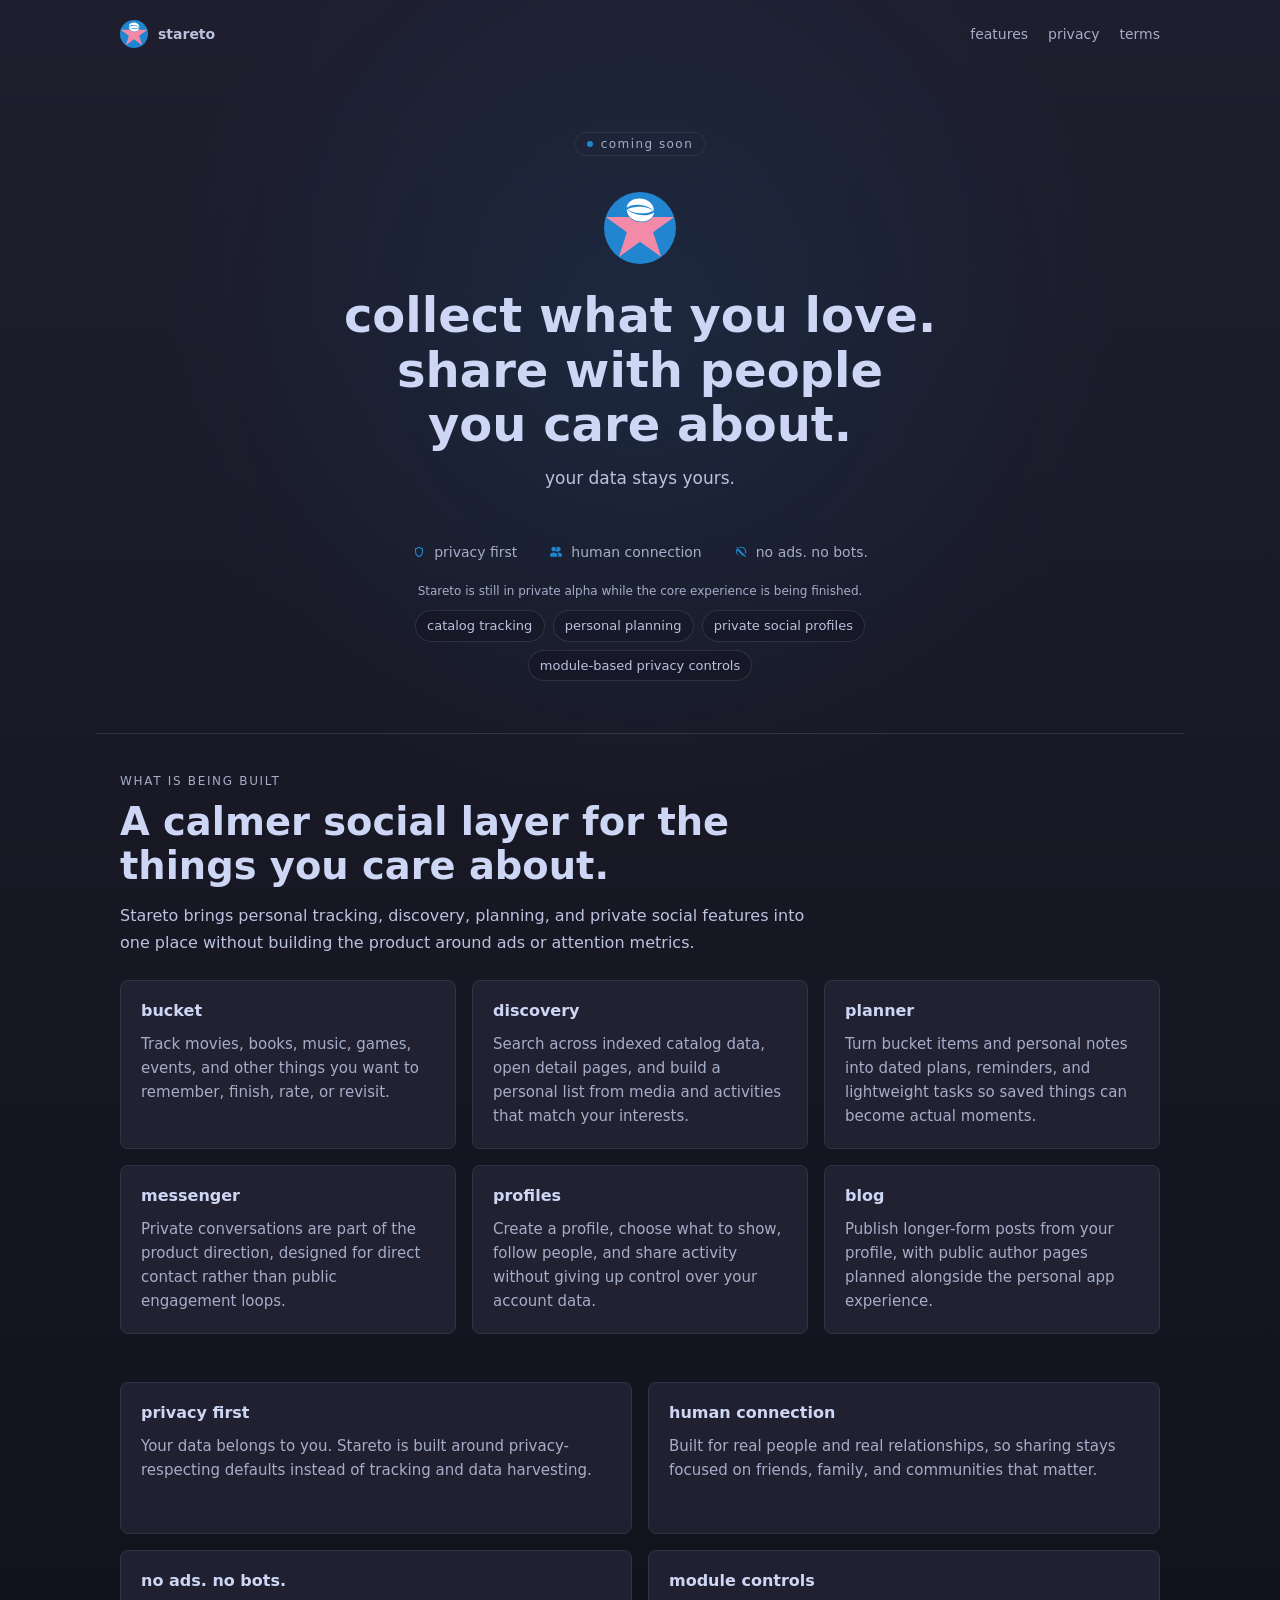
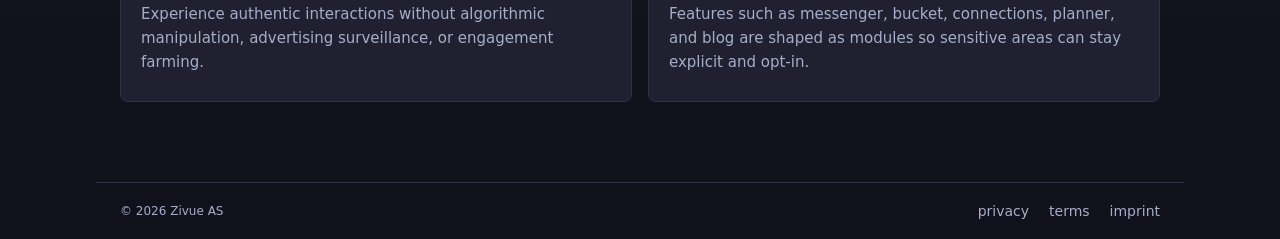
<file: docs/index.html>
<!DOCTYPE html>
<html lang="en">
<head>
  <meta charset="UTF-8">
  <meta name="viewport" content="width=device-width, initial-scale=1.0">
  <title>Stareto - privacy-first social collecting</title>
  <meta name="description" content="Stareto is the social platform that puts you first. No ads, no bots, no surveillance - just authentic connections in a privacy-respecting community.">
  <meta name="author" content="Zivue AS">
  <meta name="theme-color" content="#11111b">

  <link rel="canonical" href="https://stareto.com/">

  <meta property="og:type" content="website">
  <meta property="og:site_name" content="Stareto">
  <meta property="og:title" content="Stareto - privacy-first social collecting">
  <meta property="og:description" content="Collect what you love. Share with people you care about. Your data stays yours.">
  <meta property="og:url" content="https://stareto.com/">
  <meta property="og:image" content="https://stareto.com/logo.svg">

  <meta name="twitter:card" content="summary">
  <meta name="twitter:title" content="Stareto - privacy-first social collecting">
  <meta name="twitter:description" content="Collect what you love. Share with people you care about. Your data stays yours.">
  <meta name="twitter:image" content="https://stareto.com/logo.svg">

  <link rel="icon" type="image/svg+xml" href="/favicon.svg">
  <link rel="icon" type="image/png" sizes="32x32" href="/favicon-32.png">
  <link rel="icon" type="image/png" sizes="192x192" href="/favicon-192.png">
  <link rel="icon" href="/favicon.ico">
  <link rel="apple-touch-icon" href="/apple-touch-icon.png">

  <script type="application/ld+json">
  {
    "@context": "https://schema.org",
    "@type": "SoftwareApplication",
    "name": "Stareto",
    "url": "https://stareto.com",
    "description": "A privacy-first social platform for collecting what you love and sharing with people you care about.",
    "applicationCategory": "SocialNetworkingApplication",
    "operatingSystem": "Web, iOS, Android",
    "author": {
      "@type": "Organization",
      "name": "Zivue AS",
      "url": "https://zivue.com"
    }
  }
  </script>

  <link rel="stylesheet" href="assets/css/style.css">
</head>
<body>
  <div class="page">
    <header class="site-header" aria-label="Site header">
      <a class="brand" href="/" aria-label="Stareto home">
        <img src="assets/images/logo.svg" alt="" width="28" height="28">
        <span>stareto</span>
      </a>
      <nav class="nav" aria-label="Primary navigation">
        <a href="#features">features</a>
        <a href="/privacy">privacy</a>
        <a href="/terms">terms</a>
      </nav>
    </header>

    <main>
      <section class="hero" aria-labelledby="hero-title">
        <p class="status"><span aria-hidden="true"></span>coming soon</p>
        <img class="hero-logo" src="assets/images/logo.svg" alt="" width="72" height="72">
        <h1 id="hero-title">collect what you love. share with people you care about.</h1>
        <p class="subtitle">your data stays yours.</p>
        <div class="feature-pills" aria-label="Core promises">
          <span>
            <svg aria-hidden="true" viewBox="0 0 24 24"><path d="M12 3 5 6v5c0 4.6 2.9 8.8 7 10 4.1-1.2 7-5.4 7-10V6l-7-3Zm0 2.2 5 2.1V11c0 3.4-2 6.6-5 7.7-3-1.1-5-4.3-5-7.7V7.3l5-2.1Z"/></svg>
            privacy first
          </span>
          <span>
            <svg aria-hidden="true" viewBox="0 0 24 24"><path d="M16 11a4 4 0 1 0-3.2-6.4A5 5 0 0 1 13 6a5 5 0 0 1-2 4 4 4 0 0 0 5 1Zm-8 0a4 4 0 1 0 0-8 4 4 0 0 0 0 8Zm0 2c-3.3 0-6 1.7-6 3.8V20h12v-3.2C14 14.7 11.3 13 8 13Zm8 0c-.7 0-1.4.1-2 .3 1.2.9 2 2.1 2 3.5V20h6v-3.2c0-2.1-2.7-3.8-6-3.8Z"/></svg>
            human connection
          </span>
          <span>
            <svg aria-hidden="true" viewBox="0 0 24 24"><path d="m4.9 3.5 15.6 15.6-1.4 1.4-2.7-2.7A9 9 0 0 1 3 12a8.9 8.9 0 0 1 4.2-7.6L3.5 4.9l1.4-1.4ZM12 3a9 9 0 0 1 8.4 12.2l-1.6-1.6A7 7 0 0 0 9.6 5.2L8.1 3.7A9 9 0 0 1 12 3Zm-7 9a7 7 0 0 0 9.9 6.4L5.6 9.1A7 7 0 0 0 5 12Z"/></svg>
            no ads. no bots.
          </span>
        </div>
        <p class="alpha-note">Stareto is still in private alpha while the core experience is being finished.</p>
        <div class="hero-summary" aria-label="Feature summary">
          <span>catalog tracking</span>
          <span>personal planning</span>
          <span>private social profiles</span>
          <span>module-based privacy controls</span>
        </div>
      </section>

      <section id="features" class="section-intro" aria-labelledby="features-title">
        <p class="eyebrow">what is being built</p>
        <h2 id="features-title">A calmer social layer for the things you care about.</h2>
        <p>Stareto brings personal tracking, discovery, planning, and private social features into one place without building the product around ads or attention metrics.</p>
      </section>

      <section class="features" aria-label="Core features">
        <article>
          <h2>bucket</h2>
          <p>Track movies, books, music, games, events, and other things you want to remember, finish, rate, or revisit.</p>
        </article>
        <article>
          <h2>discovery</h2>
          <p>Search across indexed catalog data, open detail pages, and build a personal list from media and activities that match your interests.</p>
        </article>
        <article>
          <h2>planner</h2>
          <p>Turn bucket items and personal notes into dated plans, reminders, and lightweight tasks so saved things can become actual moments.</p>
        </article>
        <article>
          <h2>messenger</h2>
          <p>Private conversations are part of the product direction, designed for direct contact rather than public engagement loops.</p>
        </article>
        <article>
          <h2>profiles</h2>
          <p>Create a profile, choose what to show, follow people, and share activity without giving up control over your account data.</p>
        </article>
        <article>
          <h2>blog</h2>
          <p>Publish longer-form posts from your profile, with public author pages planned alongside the personal app experience.</p>
        </article>
      </section>

      <section class="details" aria-label="Product principles">
        <article>
          <h2>privacy first</h2>
          <p>Your data belongs to you. Stareto is built around privacy-respecting defaults instead of tracking and data harvesting.</p>
        </article>
        <article>
          <h2>human connection</h2>
          <p>Built for real people and real relationships, so sharing stays focused on friends, family, and communities that matter.</p>
        </article>
        <article>
          <h2>no ads. no bots.</h2>
          <p>Experience authentic interactions without algorithmic manipulation, advertising surveillance, or engagement farming.</p>
        </article>
        <article>
          <h2>module controls</h2>
          <p>Features such as messenger, bucket, connections, planner, and blog are shaped as modules so sensitive areas can stay explicit and opt-in.</p>
        </article>
      </section>
    </main>

    <footer class="site-footer">
      <p>&copy; 2026 Zivue AS</p>
      <nav aria-label="Legal">
        <a href="/privacy">privacy</a>
        <a href="/terms">terms</a>
        <a href="/imprint">imprint</a>
      </nav>
    </footer>
  </div>
</body>
</html>
</file>
<file: docs/assets/css/style.css>
:root {
  color-scheme: dark;
  --bg-deep: #11111b;
  --bg: #1e1e2e;
  --surface: #313244;
  --surface-soft: #242437;
  --text: #cdd6f4;
  --text-secondary: #bac2de;
  --text-tertiary: #a6adc8;
  --muted: #6c7086;
  --stareto: #2185d0;
  --accent: #f38ba8;
  --ring: rgba(33, 133, 208, 0.36);
  font-family: "IBM Plex Sans", "Avenir Next", "Segoe UI", system-ui, sans-serif;
}

* {
  box-sizing: border-box;
}

html {
  min-height: 100%;
  background: var(--bg-deep);
}

body {
  min-height: 100vh;
  margin: 0;
  background:
    radial-gradient(circle at 50% 18%, rgba(33, 133, 208, 0.12), transparent 30rem),
    linear-gradient(180deg, var(--bg) 0%, var(--bg-deep) 100%);
  color: var(--text);
}

a {
  color: inherit;
  text-decoration: none;
}

.page {
  min-height: 100vh;
  display: flex;
  flex-direction: column;
}

.site-header,
.site-footer {
  width: min(100%, 68rem);
  margin: 0 auto;
  padding: 1.25rem 1.5rem;
  display: flex;
  align-items: center;
  justify-content: space-between;
  gap: 1rem;
}

.brand,
.nav,
.site-footer nav {
  display: flex;
  align-items: center;
}

.brand {
  gap: 0.625rem;
  color: var(--text-secondary);
  font-size: 0.875rem;
  font-weight: 600;
  letter-spacing: 0;
  text-transform: lowercase;
}

.brand img {
  width: 1.75rem;
  height: 1.75rem;
}

.nav,
.site-footer nav {
  gap: 1.25rem;
  color: var(--text-tertiary);
  font-size: 0.875rem;
  text-transform: lowercase;
}

.nav a,
.site-footer a {
  transition: color 160ms ease;
}

.nav a:hover,
.site-footer a:hover {
  color: var(--text);
}

main {
  flex: 1;
}

.hero {
  width: min(100%, 68rem);
  margin: 0 auto;
  padding: 4rem 1.5rem 3.25rem;
  display: flex;
  flex-direction: column;
  align-items: center;
  text-align: center;
}

.status {
  display: inline-flex;
  align-items: center;
  gap: 0.5rem;
  margin: 0 0 2.25rem;
  padding: 0.25rem 0.75rem;
  border: 1px solid var(--surface);
  border-radius: 999px;
  color: var(--text-tertiary);
  font-size: 0.75rem;
  letter-spacing: 0.12em;
  text-transform: lowercase;
}

.status span {
  width: 0.375rem;
  height: 0.375rem;
  border-radius: 999px;
  background: var(--stareto);
  box-shadow: 0 0 0 0 var(--ring);
  animation: pulse 1.8s ease-out infinite;
}

.hero-logo {
  width: 4.5rem;
  height: 4.5rem;
  margin-bottom: 1.5rem;
}

h1 {
  max-width: 42rem;
  margin: 0;
  color: var(--text);
  font-size: clamp(2rem, 4vw, 3rem);
  line-height: 1.14;
  font-weight: 600;
  letter-spacing: 0;
  text-wrap: balance;
}

.subtitle {
  max-width: 28rem;
  margin: 1rem 0 3.5rem;
  color: var(--text-secondary);
  font-size: 1.0625rem;
}

.feature-pills {
  display: flex;
  flex-wrap: wrap;
  justify-content: center;
  gap: 0.75rem 2rem;
  margin-bottom: 1.5rem;
  color: var(--text-tertiary);
  font-size: 0.875rem;
}

.feature-pills span {
  display: inline-flex;
  align-items: center;
  gap: 0.5rem;
}

.feature-pills svg {
  width: 0.875rem;
  height: 0.875rem;
  fill: var(--stareto);
}

.alpha-note {
  margin: 0 0 0.75rem;
  color: var(--text-tertiary);
  font-size: 0.75rem;
}

.hero-summary {
  display: flex;
  flex-wrap: wrap;
  justify-content: center;
  gap: 0.5rem;
  max-width: 42rem;
}

.hero-summary span {
  padding: 0.45rem 0.7rem;
  border: 1px solid rgba(166, 173, 200, 0.16);
  border-radius: 999px;
  background: rgba(17, 17, 27, 0.28);
  color: var(--text-secondary);
  font-size: 0.8125rem;
}

.section-intro,
.features,
.details {
  width: min(100%, 68rem);
  margin: 0 auto;
  padding-inline: 1.5rem;
}

.section-intro {
  padding-top: 2.5rem;
  padding-bottom: 1.5rem;
  border-top: 1px solid var(--surface);
}

.section-intro .eyebrow {
  margin: 0 0 0.75rem;
  color: var(--text-tertiary);
  font-size: 0.75rem;
  letter-spacing: 0.14em;
  text-transform: uppercase;
}

.section-intro h2 {
  max-width: 42rem;
  margin: 0 0 1rem;
  color: var(--text);
  font-size: clamp(1.75rem, 3vw, 2.5rem);
  line-height: 1.14;
  letter-spacing: 0;
}

.section-intro > p:not(.eyebrow) {
  max-width: 44rem;
  margin: 0;
  color: var(--text-secondary);
  font-size: 1rem;
  line-height: 1.65;
}

.features,
.details {
  display: grid;
  gap: 1rem;
}

.features {
  grid-template-columns: repeat(3, minmax(0, 1fr));
  padding-bottom: 3rem;
}

.details {
  grid-template-columns: repeat(2, minmax(0, 1fr));
  padding-bottom: 5rem;
}

.features article,
.details article {
  min-height: 9.5rem;
  padding: 1.25rem;
  border: 1px solid var(--surface);
  border-radius: 0.5rem;
  background: color-mix(in srgb, var(--surface-soft) 78%, transparent);
}

.features h2,
.details h2 {
  margin: 0 0 0.75rem;
  color: var(--text);
  font-size: 1rem;
  font-weight: 600;
  text-transform: lowercase;
}

.features p,
.details p {
  margin: 0;
  color: var(--text-tertiary);
  font-size: 0.9375rem;
  line-height: 1.6;
}

.site-footer {
  border-top: 1px solid var(--surface);
  color: var(--text-tertiary);
  font-size: 0.75rem;
}

.site-footer p {
  margin: 0;
}

.legal-main {
  width: min(100%, 52rem);
  margin: 0 auto;
  padding: 4rem 1.5rem 5rem;
}

.legal-main article {
  color: var(--text-secondary);
  font-size: 1rem;
  line-height: 1.7;
}

.legal-main h1,
.legal-main h2,
.legal-main h3 {
  color: var(--text);
  letter-spacing: 0;
}

.legal-main h1 {
  margin: 0 0 0.5rem;
  font-size: clamp(2rem, 4vw, 2.75rem);
  line-height: 1.12;
}

.legal-main h2 {
  margin: 2.25rem 0 0.75rem;
  font-size: 1.25rem;
}

.legal-main h3 {
  margin: 1.5rem 0 0.5rem;
  font-size: 1rem;
}

.legal-main p,
.legal-main ul {
  margin: 0 0 1rem;
}

.legal-main ul {
  padding-left: 1.25rem;
}

.legal-main li + li {
  margin-top: 0.35rem;
}

.legal-main a {
  color: #8bd5ff;
  text-decoration: underline;
  text-underline-offset: 0.2em;
}

.legal-updated {
  color: var(--text-tertiary);
  font-size: 0.875rem;
}

@keyframes pulse {
  0% {
    box-shadow: 0 0 0 0 var(--ring);
  }
  70% {
    box-shadow: 0 0 0 0.5rem rgba(33, 133, 208, 0);
  }
  100% {
    box-shadow: 0 0 0 0 rgba(33, 133, 208, 0);
  }
}

@media (max-width: 720px) {
  .site-header,
  .site-footer {
    align-items: center;
    flex-direction: row;
    flex-wrap: wrap;
  }

  .nav,
  .site-footer nav {
    flex-wrap: wrap;
    gap: 0.75rem 1rem;
  }

  .hero {
    padding-top: 3rem;
  }

  .status {
    margin-bottom: 2rem;
  }

  .features,
  .details {
    grid-template-columns: 1fr;
  }
}

@media (min-width: 721px) and (max-width: 980px) {
  .features,
  .details {
    grid-template-columns: repeat(2, minmax(0, 1fr));
  }
}
</file>
